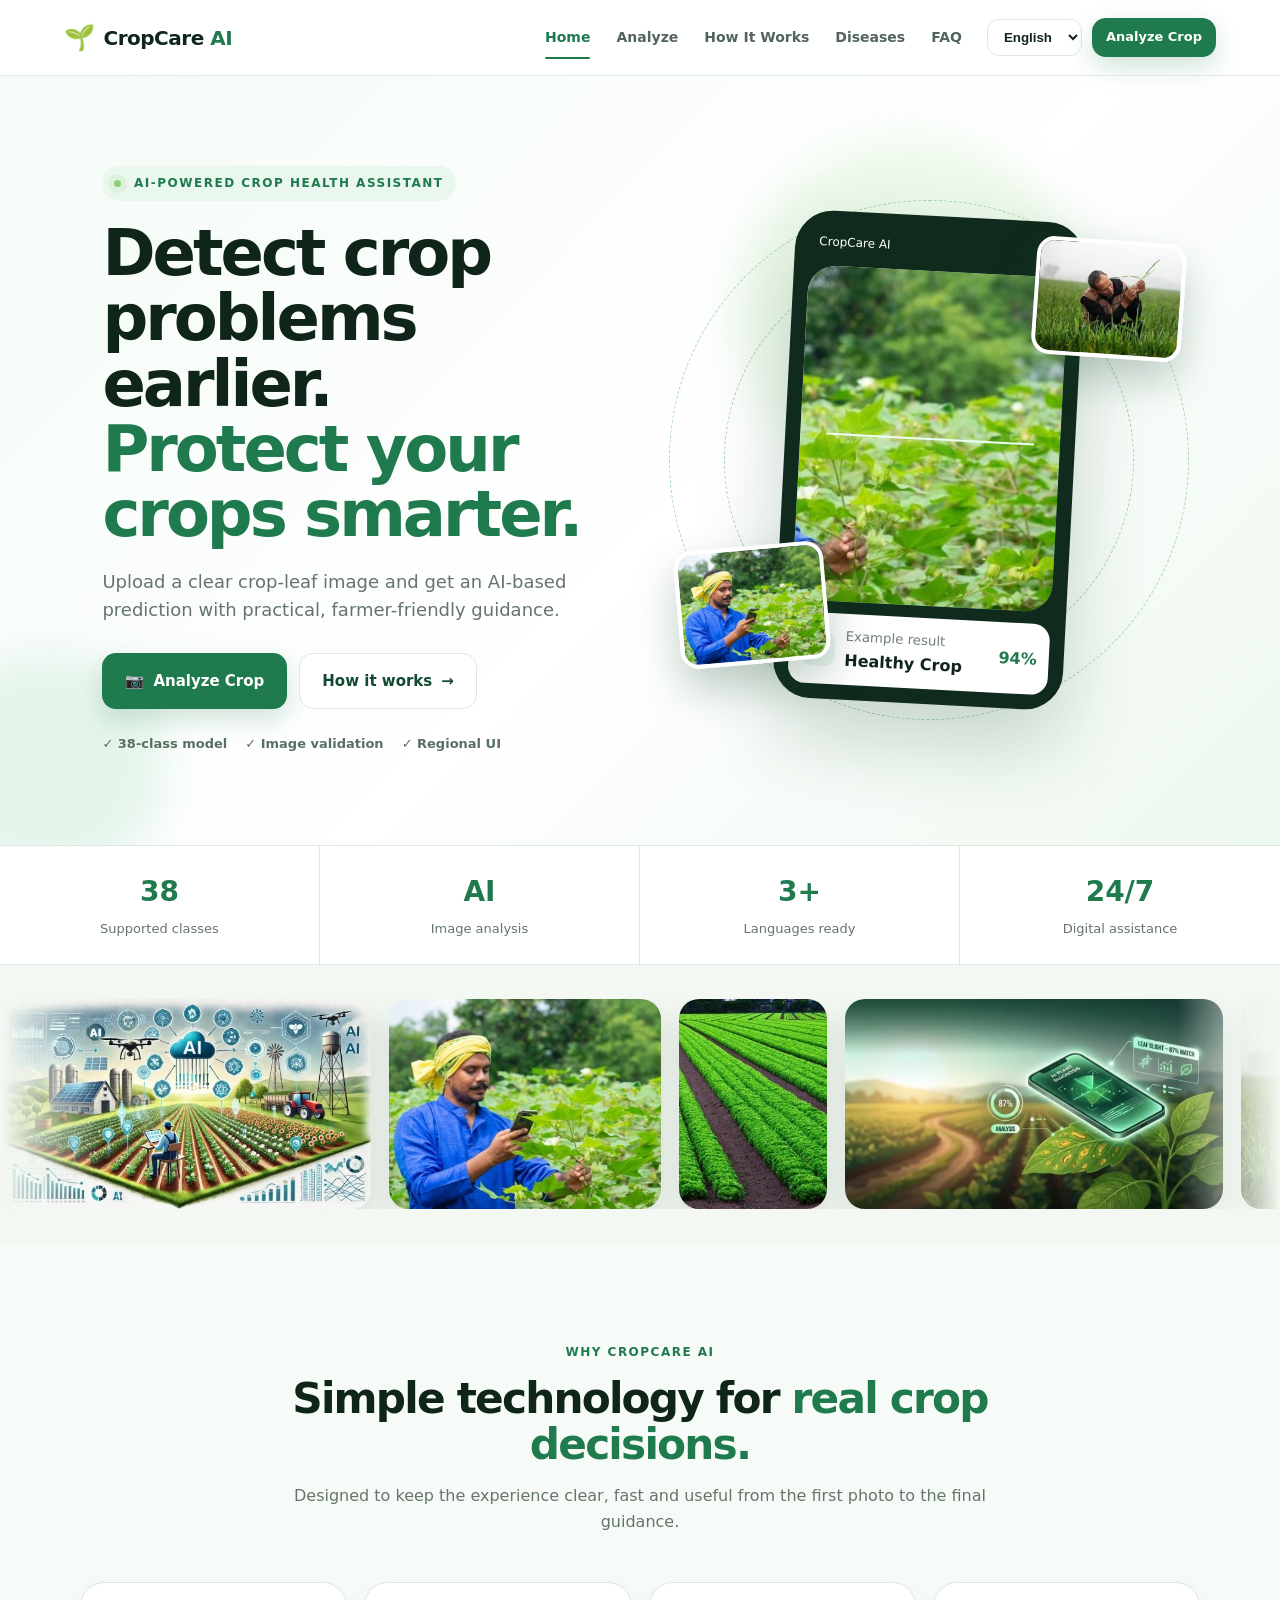
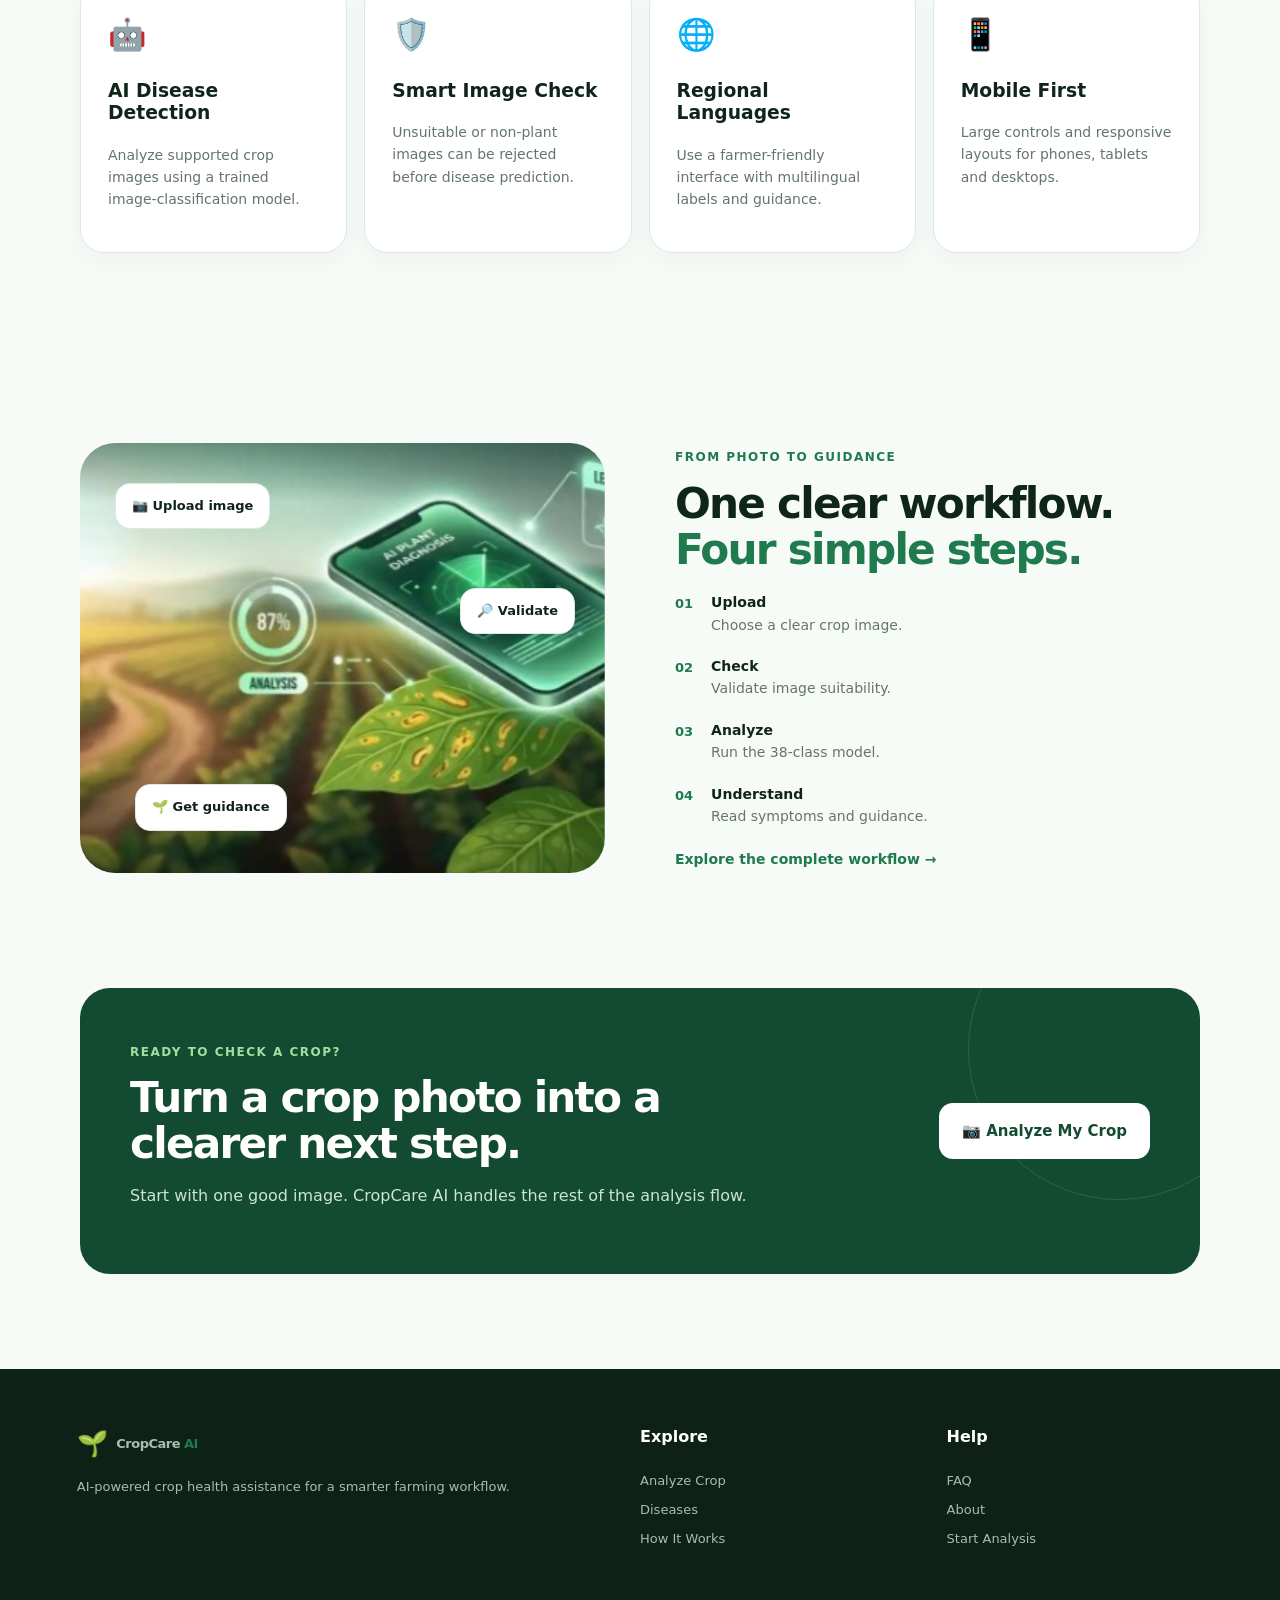
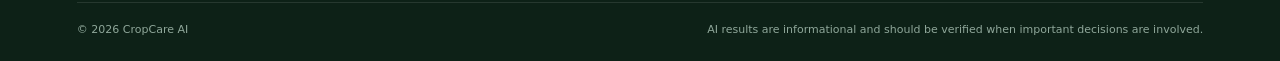
<file: static/index.html>
<!DOCTYPE html>
<html lang="en">
<head>
  <meta charset="UTF-8">
  <meta name="viewport" content="width=device-width, initial-scale=1.0">
  <meta name="description" content="CropCare AI - AI-powered crop health assistant">
  <title>CropCare AI | Smart Crop Health</title>
  <link rel="stylesheet" href="css/style.css">
</head>
<body>
<header class="site-header">
  <a class="brand" href="index.html"><span class="brand-mark">🌱</span><span>CropCare <b>AI</b></span></a>
  <nav class="desktop-nav">
    <a class="active" href="index.html" data-i18n="nav.home">Home</a>
    <a href="analyze.html" data-i18n="nav.analyze">Analyze</a>
    <a href="how-it-works.html" data-i18n="nav.how">How It Works</a>
    <a href="diseases.html" data-i18n="nav.diseases">Diseases</a>
    <a href="faq.html" data-i18n="nav.faq">FAQ</a>
  </nav>
  <div class="header-actions">
    <select id="languageSelect" class="language-select" aria-label="Language">
      <option value="en">English</option><option value="mr">मराठी</option><option value="hi">हिन्दी</option>
    </select>
    <a class="btn btn-small btn-primary" href="analyze.html" data-i18n="hero.cta">Analyze Crop</a>
    <button class="menu-btn" id="menuBtn" aria-label="Open menu">☰</button>
  </div>
</header>
<div class="mobile-menu" id="mobileMenu">
  <a href="index.html">Home</a><a href="analyze.html">Analyze</a><a href="how-it-works.html">How It Works</a>
  <a href="diseases.html">Diseases</a><a href="faq.html">FAQ</a>
</div>

<main>
<section class="hero">
  <div class="hero-glow glow-one"></div><div class="hero-glow glow-two"></div>
  <div class="hero-content reveal">
    <div class="eyebrow"><span class="pulse-dot"></span> AI-POWERED CROP HEALTH ASSISTANT</div>
    <h1 data-i18n="hero.title">Detect crop problems earlier.<br><span>Protect your crops smarter.</span></h1>
    <p data-i18n="hero.text">Upload a clear crop-leaf image and get an AI-based prediction with practical, farmer-friendly guidance.</p>
    <div class="hero-buttons">
      <a class="btn btn-primary btn-large" href="analyze.html">📷 <span data-i18n="hero.cta">Analyze Crop</span></a>
      <a class="btn btn-ghost btn-large" href="how-it-works.html">How it works <span>→</span></a>
    </div>
    <div class="trust-row">
      <span>✓ 38-class model</span><span>✓ Image validation</span><span>✓ Regional UI</span>
    </div>
  </div>
  <div class="hero-visual reveal delay-2">
    <div class="leaf-orbit orbit-a"></div><div class="leaf-orbit orbit-b"></div>
    <img class="hero-chip chip-a" src="img/farmer-phone.jpg" alt="Farmer photographing a leaf with a phone"><img class="hero-chip chip-b" src="img/farmer-wheat.jpg" alt="Farmer inspecting a leaf in a field">
    <div class="phone-card">
      <div class="phone-top"><span>CropCare AI</span><span>●</span></div>
      <div class="plant-preview"><img src="img/cotton-leaves.jpg" alt="Close-up of crop leaves being checked" class="kenburns"><div class="scan-line"></div></div>
      <div class="result-mini"><span class="result-icon">✓</span><div><small>Example result</small><strong>Healthy Crop</strong></div><b>94%</b></div>
    </div>
  </div>
</section>

<section class="stats-strip">
  <div><strong data-count="38">38</strong><span>Supported classes</span></div><div><strong>AI</strong><span>Image analysis</span></div>
  <div><strong data-count="3" data-suffix="+">3+</strong><span>Languages ready</span></div><div><strong>24/7</strong><span>Digital assistance</span></div>
</section>

<section class="gallery-band" aria-label="Photos from the field">
  <div class="marquee"><div class="marquee-track">
    <img src="img/farm-ai.jpg" alt="Illustration of a smart farm with AI"><img src="img/farmer-phone.jpg" alt="Farmer photographing a leaf"><img src="img/lettuce-rows.jpg" alt="Rows of healthy crops"><img src="img/phone-leaf.jpg" alt="Phone analysing a diseased leaf"><img src="img/farmer-wheat.jpg" alt="Farmer checking a leaf"><img src="img/farmer-tablet.jpg" alt="Illustration of a farmer using a tablet"><img src="img/cotton-leaves.jpg" alt="Cotton leaves">
    <img src="img/farm-ai.jpg" alt="" aria-hidden="true"><img src="img/farmer-phone.jpg" alt="" aria-hidden="true"><img src="img/lettuce-rows.jpg" alt="" aria-hidden="true"><img src="img/phone-leaf.jpg" alt="" aria-hidden="true"><img src="img/farmer-wheat.jpg" alt="" aria-hidden="true"><img src="img/farmer-tablet.jpg" alt="" aria-hidden="true"><img src="img/cotton-leaves.jpg" alt="" aria-hidden="true">
  </div></div>
</section>

<section class="section">
  <div class="section-heading reveal"><span class="section-kicker">WHY CROPCARE AI</span><h2>Simple technology for <span>real crop decisions.</span></h2><p>Designed to keep the experience clear, fast and useful from the first photo to the final guidance.</p></div>
  <div class="feature-grid">
    <article class="feature-card reveal"><div class="feature-icon">🤖</div><h3>AI Disease Detection</h3><p>Analyze supported crop images using a trained image-classification model.</p></article>
    <article class="feature-card reveal delay-1"><div class="feature-icon">🛡️</div><h3>Smart Image Check</h3><p>Unsuitable or non-plant images can be rejected before disease prediction.</p></article>
    <article class="feature-card reveal delay-2"><div class="feature-icon">🌐</div><h3>Regional Languages</h3><p>Use a farmer-friendly interface with multilingual labels and guidance.</p></article>
    <article class="feature-card reveal delay-3"><div class="feature-icon">📱</div><h3>Mobile First</h3><p>Large controls and responsive layouts for phones, tablets and desktops.</p></article>
  </div>
</section>

<section class="split-section section">
  <div class="split-visual reveal"><div class="floating-card card-one">📷 Upload image</div><div class="floating-card card-two">🔎 Validate</div><div class="floating-card card-three">🌱 Get guidance</div><img class="split-photo parallax" src="img/phone-leaf.jpg" alt="A phone analysing a diseased leaf in a field"></div>
  <div class="split-copy reveal delay-1"><span class="section-kicker">FROM PHOTO TO GUIDANCE</span><h2>One clear workflow.<br><span>Four simple steps.</span></h2>
    <div class="steps-mini"><div><b>01</b><p><strong>Upload</strong><br>Choose a clear crop image.</p></div><div><b>02</b><p><strong>Check</strong><br>Validate image suitability.</p></div><div><b>03</b><p><strong>Analyze</strong><br>Run the 38-class model.</p></div><div><b>04</b><p><strong>Understand</strong><br>Read symptoms and guidance.</p></div></div>
    <a class="text-link" href="how-it-works.html">Explore the complete workflow →</a>
  </div>
</section>

<section class="cta-section section">
  <div class="cta-card reveal"><div><span class="section-kicker">READY TO CHECK A CROP?</span><h2>Turn a crop photo into a clearer next step.</h2><p>Start with one good image. CropCare AI handles the rest of the analysis flow.</p></div><a class="btn btn-light btn-large" href="analyze.html">📷 Analyze My Crop</a></div>
</section>
</main>

<footer class="footer"><div class="footer-main"><div><a class="brand footer-brand" href="index.html"><span class="brand-mark">🌱</span><span>CropCare <b>AI</b></span></a><p>AI-powered crop health assistance for a smarter farming workflow.</p></div><div><h4>Explore</h4><a href="analyze.html">Analyze Crop</a><a href="diseases.html">Diseases</a><a href="how-it-works.html">How It Works</a></div><div><h4>Help</h4><a href="faq.html">FAQ</a><a href="about.html">About</a><a href="analyze.html">Start Analysis</a></div></div><div class="footer-bottom"><span>© 2026 CropCare AI</span><span>AI results are informational and should be verified when important decisions are involved.</span></div></footer>
<script src="js/i18n.js"></script><script src="js/app.js"></script>
</body></html>
</file>
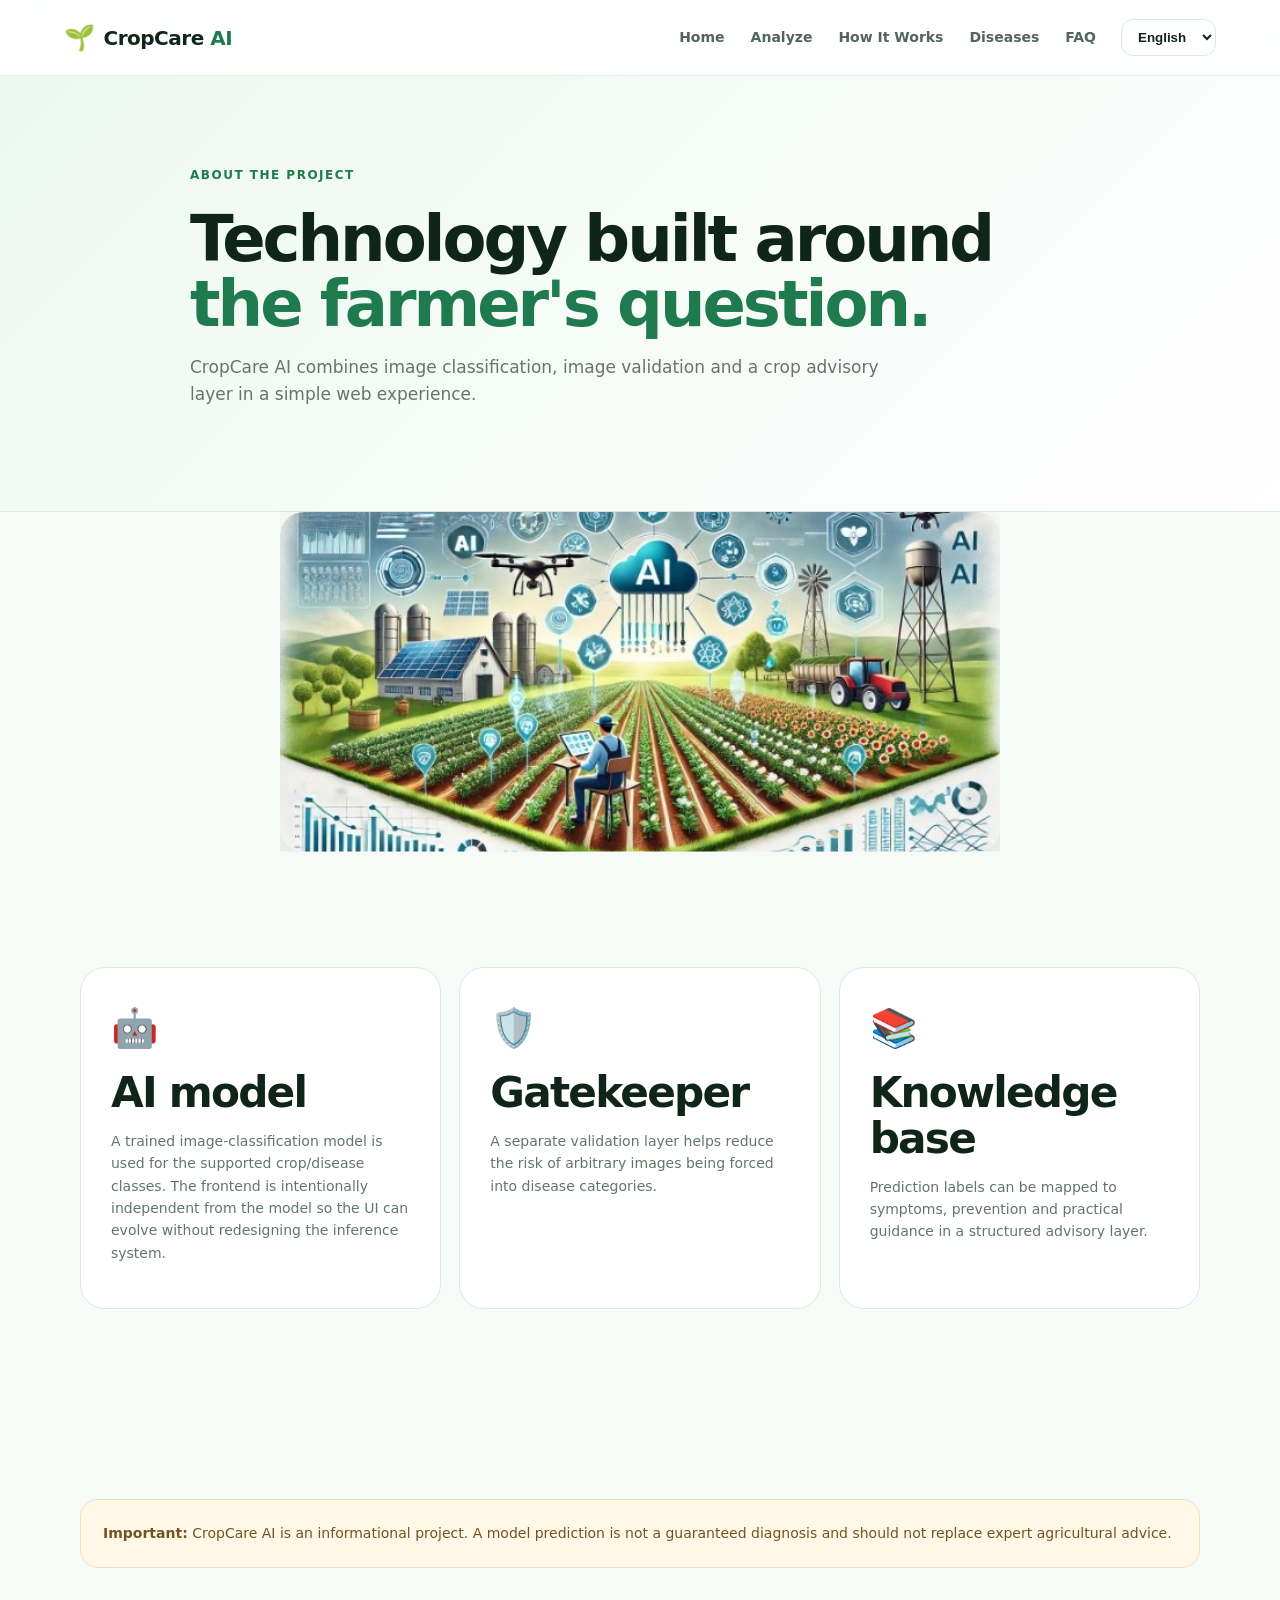
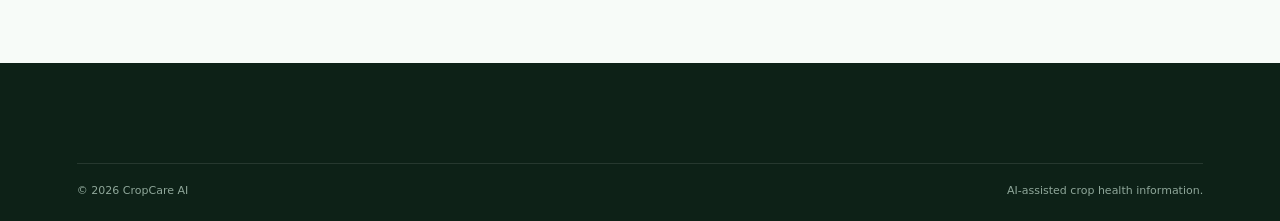
<file: static/about.html>
<!DOCTYPE html>
<html lang="en"><head><meta charset="UTF-8"><meta name="viewport" content="width=device-width, initial-scale=1.0"><title>About | CropCare AI</title><link rel="stylesheet" href="css/style.css"></head>
<body>
<header class="site-header"><a class="brand" href="index.html"><span class="brand-mark">🌱</span><span>CropCare <b>AI</b></span></a><nav class="desktop-nav"><a href="index.html">Home</a><a href="analyze.html">Analyze</a><a href="how-it-works.html">How It Works</a><a href="diseases.html">Diseases</a><a href="faq.html">FAQ</a></nav><div class="header-actions"><select id="languageSelect" class="language-select"><option value="en">English</option><option value="mr">मराठी</option><option value="hi">हिन्दी</option></select><button class="menu-btn" id="menuBtn">☰</button></div></header>
<div class="mobile-menu" id="mobileMenu"><a href="index.html">Home</a><a href="analyze.html">Analyze</a><a href="how-it-works.html">How It Works</a><a href="diseases.html">Diseases</a><a href="faq.html">FAQ</a></div>
<main><section class="page-hero"><div class="reveal"><span class="section-kicker">ABOUT THE PROJECT</span><h1>Technology built around <span>the farmer's question.</span></h1><p>CropCare AI combines image classification, image validation and a crop advisory layer in a simple web experience.</p></div></section>
<section class="photo-banner single reveal"><figure class="wipe"><img src="img/farm-ai.jpg" alt="Illustration of a smart farm with AI"></figure></section>
<section class="section about-grid"><article class="about-card reveal"><span>🤖</span><h2>AI model</h2><p>A trained image-classification model is used for the supported crop/disease classes. The frontend is intentionally independent from the model so the UI can evolve without redesigning the inference system.</p></article><article class="about-card reveal delay-1"><span>🛡️</span><h2>Gatekeeper</h2><p>A separate validation layer helps reduce the risk of arbitrary images being forced into disease categories.</p></article><article class="about-card reveal delay-2"><span>📚</span><h2>Knowledge base</h2><p>Prediction labels can be mapped to symptoms, prevention and practical guidance in a structured advisory layer.</p></article></section>
<section class="section"><div class="notice"><b>Important:</b> CropCare AI is an informational project. A model prediction is not a guaranteed diagnosis and should not replace expert agricultural advice.</div></section></main>
<footer class="footer"><div class="footer-bottom"><span>© 2026 CropCare AI</span><span>AI-assisted crop health information.</span></div></footer>
<script src="js/i18n.js"></script><script src="js/app.js"></script></body></html>
</file>
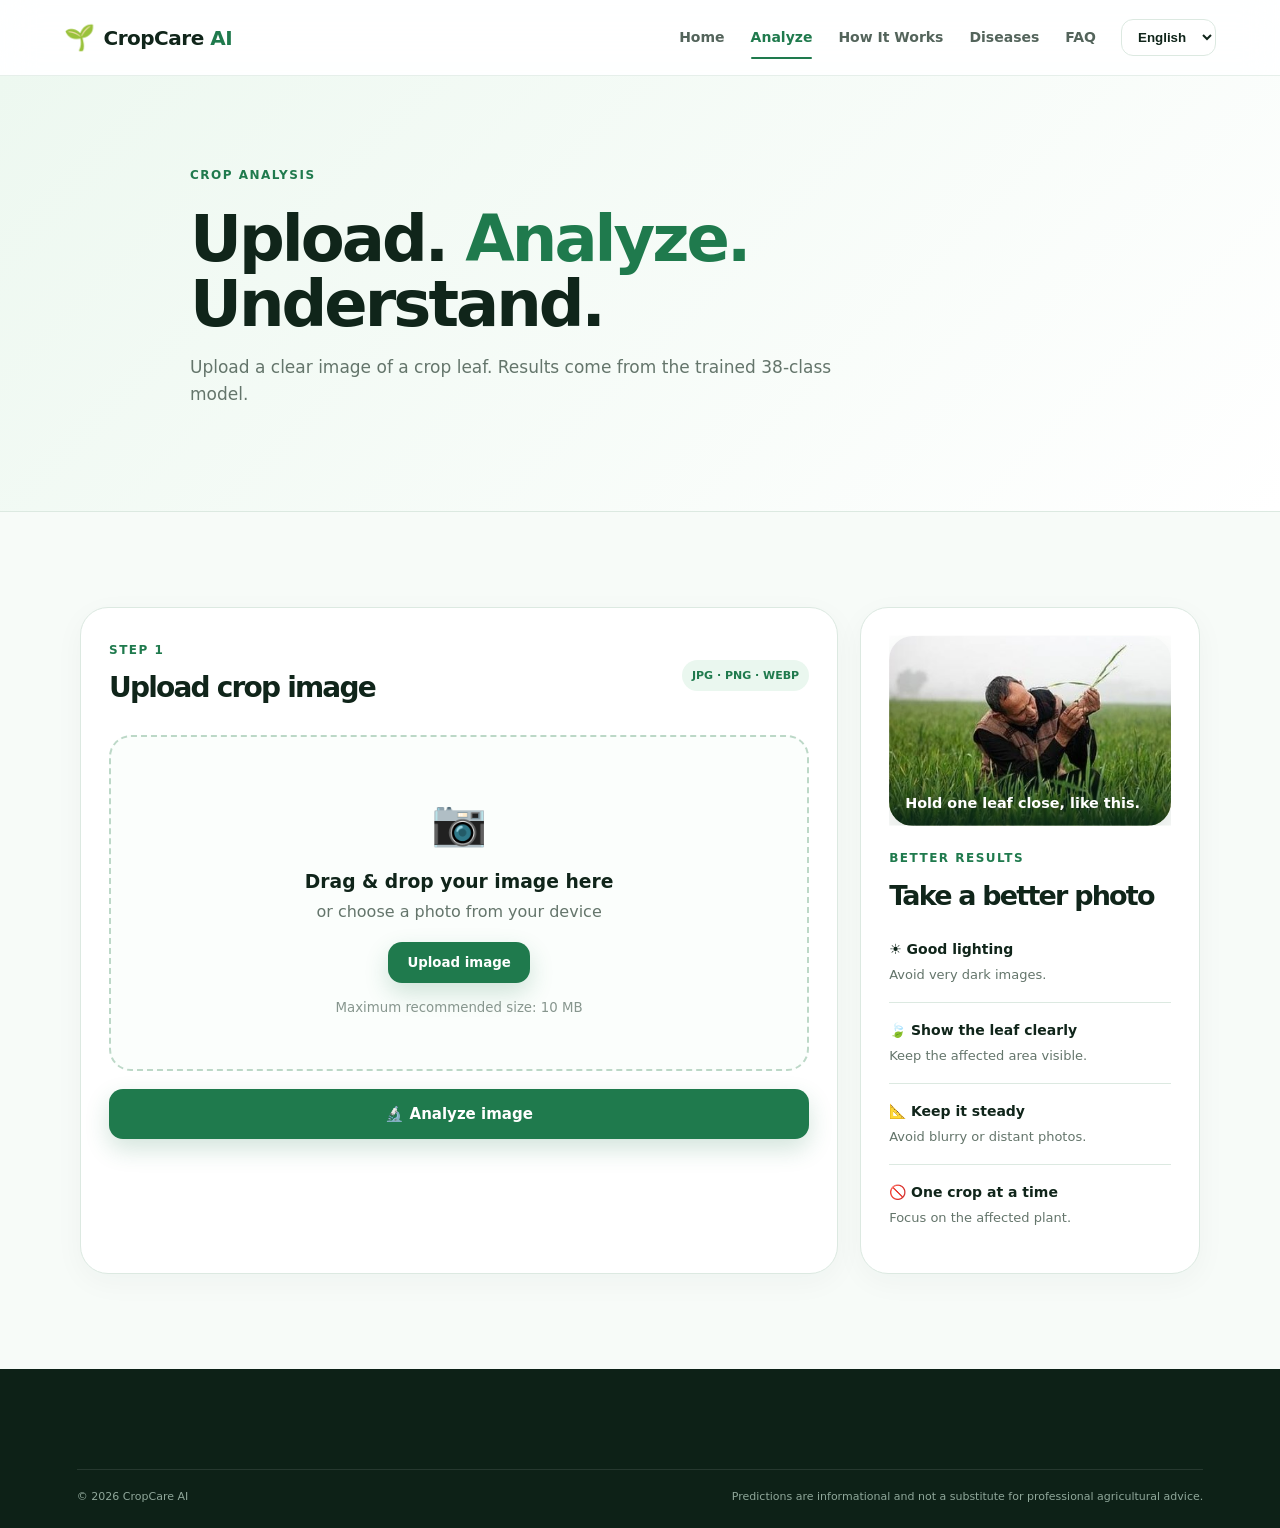
<file: static/analyze.html>
<!DOCTYPE html>
<html lang="en"><head><meta charset="UTF-8"><meta name="viewport" content="width=device-width, initial-scale=1.0">
<title>Analyze Crop | CropCare AI</title><link rel="stylesheet" href="css/style.css"></head>
<body>
<header class="site-header"><a class="brand" href="index.html"><span class="brand-mark">🌱</span><span>CropCare <b>AI</b></span></a><nav class="desktop-nav"><a href="index.html">Home</a><a class="active" href="analyze.html">Analyze</a><a href="how-it-works.html">How It Works</a><a href="diseases.html">Diseases</a><a href="faq.html">FAQ</a></nav><div class="header-actions"><select id="languageSelect" class="language-select"><option value="en">English</option><option value="mr">मराठी</option><option value="hi">हिन्दी</option></select><button class="menu-btn" id="menuBtn">☰</button></div></header>
<div class="mobile-menu" id="mobileMenu"><a href="index.html">Home</a><a href="analyze.html">Analyze</a><a href="how-it-works.html">How It Works</a><a href="diseases.html">Diseases</a><a href="faq.html">FAQ</a></div>
<main>
<section class="page-hero"><div class="reveal"><span class="section-kicker">CROP ANALYSIS</span><h1>Upload. <span>Analyze.</span> Understand.</h1><p>Upload a clear image of a crop leaf. Results come from the trained 38-class model.</p></div></section>
<section class="section analyzer-layout">
  <div class="upload-panel reveal">
    <div class="panel-title"><div><span class="section-kicker">STEP 1</span><h2 id="upT">Upload crop image</h2></div><span class="status-chip">JPG · PNG · WEBP</span></div>
    <div class="drop-zone" id="dropZone">
      <input id="fileInput" type="file" accept="image/jpeg,image/png,image/webp" hidden>
      <div class="upload-icon">📷</div><h3>Drag & drop your image here</h3><p>or choose a photo from your device</p>
      <button class="btn btn-primary" id="chooseBtn">Choose Image</button>
      <small>Maximum recommended size: 10 MB</small>
    </div>
    <div class="preview-wrap" id="previewWrap" hidden><img id="previewImg" alt="Selected crop image"><div class="preview-meta"><span id="fileName"></span><button class="btn btn-ghost btn-small" id="removeBtn">Change</button></div></div>
    <button class="btn btn-primary btn-large full-btn" id="analyzeBtn" disabled>🔬 Analyze Image</button>
    <div class="progress-box" id="progressBox" hidden><div class="progress-label"><span id="progressLabel">Analyzing crop image...</span><span id="progressText">0%</span></div><div class="progress"><i id="progressBar"></i></div><small>Checking image suitability and preparing the prediction.</small></div>
  </div>
  <aside class="tips-panel reveal delay-1"><figure class="wipe tip-photo"><img src="img/farmer-wheat.jpg" alt="Farmer holding one leaf close to the camera"><figcaption>Hold one leaf close, like this.</figcaption></figure><span class="section-kicker">BETTER RESULTS</span><h2>Take a better photo</h2><div class="tip"><b>☀️ Good lighting</b><span>Avoid very dark images.</span></div><div class="tip"><b>🍃 Show the leaf clearly</b><span>Keep the affected area visible.</span></div><div class="tip"><b>📐 Keep it steady</b><span>Avoid blurry or distant photos.</span></div><div class="tip"><b>🚫 One crop at a time</b><span>Focus on the affected plant.</span></div></aside>
</section>

<section class="section result-section" id="resultSection" hidden>
  <div class="result-header"><div><span class="section-kicker">ANALYSIS RESULT</span><h2 id="resultTitle">Prediction</h2></div><span class="confidence-badge" id="confidenceBadge">94%</span></div>
  <div class="result-grid">
    <div class="result-image-card"><img id="resultImg" alt="Analyzed crop"></div>
    <div class="diagnosis-card"><span class="label" id="lblClass">PREDICTED CLASS</span><h2 id="diseaseName">Example Disease</h2><p id="diseaseSummary">Your connected backend result will appear here.</p><div class="confidence-line"><span id="lblConf">AI confidence</span><strong id="confidenceValue">94%</strong></div><div class="progress"><i id="confidenceBar" style="width:94%"></i></div><p class="conf-note" id="confNote"></p></div>
  </div>
  <div class="advice-grid"><article><span>🔍</span><h3 id="hSym">Common symptoms</h3><ul id="symptomsList"></ul></article><article><span>🌱</span><h3 id="hAct">What to do</h3><ul id="adviceList"></ul></article><article><span>🛡️</span><h3 id="hPrev">Prevention</h3><ul id="preventList"></ul></article></div>
<div class="alt-box" id="altBox"></div><p class="disc-note" id="discNote"></p>
</section>

<section class="section rejection-section" id="rejectionSection" hidden><div class="rejection-card"><div class="rejection-icon">⚠️</div><h2 id="rejTitle">Image not suitable</h2><p id="rejText"></p><button class="btn btn-primary" id="tryAgainBtn">Try Another Image</button></div></section>
</main>
<footer class="footer"><div class="footer-bottom"><span>© 2026 CropCare AI</span><span>Predictions are informational and not a substitute for professional agricultural advice.</span></div></footer>
<script src="js/i18n.js"></script><script src="js/app.js"></script><script src="js/advice.js"></script><script src="js/analyze.js"></script><script src="js/reject-reason.js"></script>
</body></html>
</file>
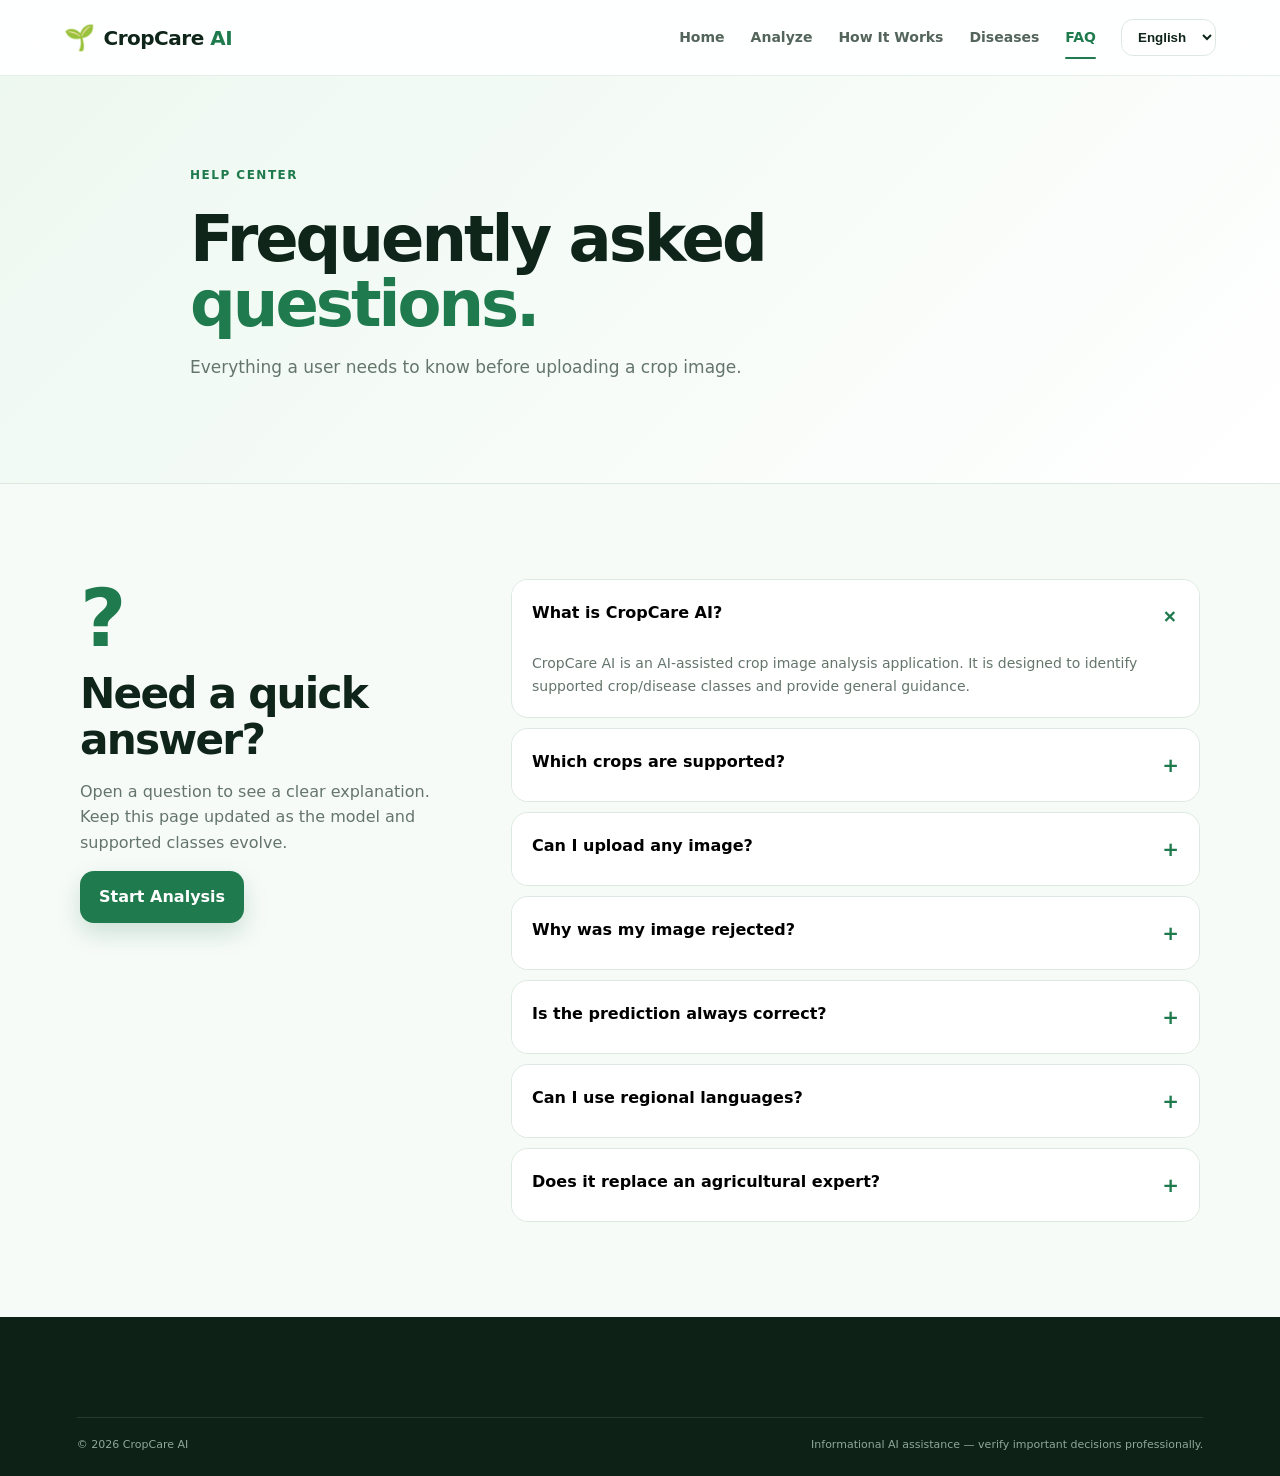
<file: static/faq.html>
<!DOCTYPE html>
<html lang="en"><head><meta charset="UTF-8"><meta name="viewport" content="width=device-width, initial-scale=1.0"><title>FAQ | CropCare AI</title><link rel="stylesheet" href="css/style.css"></head>
<body>
<header class="site-header"><a class="brand" href="index.html"><span class="brand-mark">🌱</span><span>CropCare <b>AI</b></span></a><nav class="desktop-nav"><a href="index.html">Home</a><a href="analyze.html">Analyze</a><a href="how-it-works.html">How It Works</a><a href="diseases.html">Diseases</a><a class="active" href="faq.html">FAQ</a></nav><div class="header-actions"><select id="languageSelect" class="language-select"><option value="en">English</option><option value="mr">मराठी</option><option value="hi">हिन्दी</option></select><button class="menu-btn" id="menuBtn">☰</button></div></header>
<div class="mobile-menu" id="mobileMenu"><a href="index.html">Home</a><a href="analyze.html">Analyze</a><a href="how-it-works.html">How It Works</a><a href="diseases.html">Diseases</a><a href="faq.html">FAQ</a></div>
<main><section class="page-hero"><div class="reveal"><span class="section-kicker">HELP CENTER</span><h1>Frequently asked <span>questions.</span></h1><p>Everything a user needs to know before uploading a crop image.</p></div></section>
<section class="section faq-layout"><div class="faq-intro"><div class="big-question">?</div><h2>Need a quick answer?</h2><p>Open a question to see a clear explanation. Keep this page updated as the model and supported classes evolve.</p><a class="btn btn-primary" href="analyze.html">Start Analysis</a></div>
<div class="faq-list">
<div class="faq-item open"><button>What is CropCare AI?<span>+</span></button><div class="faq-answer">CropCare AI is an AI-assisted crop image analysis application. It is designed to identify supported crop/disease classes and provide general guidance.</div></div>
<div class="faq-item"><button>Which crops are supported?<span>+</span></button><div class="faq-answer">The deployed model should support the exact 38 classes listed in its labels file. The Diseases page can display those classes dynamically.</div></div>
<div class="faq-item"><button>Can I upload any image?<span>+</span></button><div class="faq-answer">No. The gatekeeper is designed to reject unrelated or unsuitable images instead of forcing them into a crop-disease class.</div></div>
<div class="faq-item"><button>Why was my image rejected?<span>+</span></button><div class="faq-answer">The image may be unrelated to crops, too blurry, too dark, or otherwise unsuitable for reliable analysis.</div></div>
<div class="faq-item"><button>Is the prediction always correct?<span>+</span></button><div class="faq-answer">No. AI predictions are not guaranteed. Important crop-management decisions should be verified with a qualified agricultural expert.</div></div>
<div class="faq-item"><button>Can I use regional languages?<span>+</span></button><div class="faq-answer">Yes. The interface includes a language selector and is structured so additional translations can be added without changing the page layout.</div></div>
<div class="faq-item"><button>Does it replace an agricultural expert?<span>+</span></button><div class="faq-answer">No. CropCare AI is an informational decision-support tool and should not replace professional diagnosis or local agricultural advice.</div></div>
</div></section></main>
<footer class="footer"><div class="footer-bottom"><span>© 2026 CropCare AI</span><span>Informational AI assistance — verify important decisions professionally.</span></div></footer>
<script src="js/i18n.js"></script><script src="js/app.js"></script><script>
document.querySelectorAll('.faq-item button').forEach(btn=>btn.addEventListener('click',()=>btn.parentElement.classList.toggle('open')));
</script></body></html>
</file>
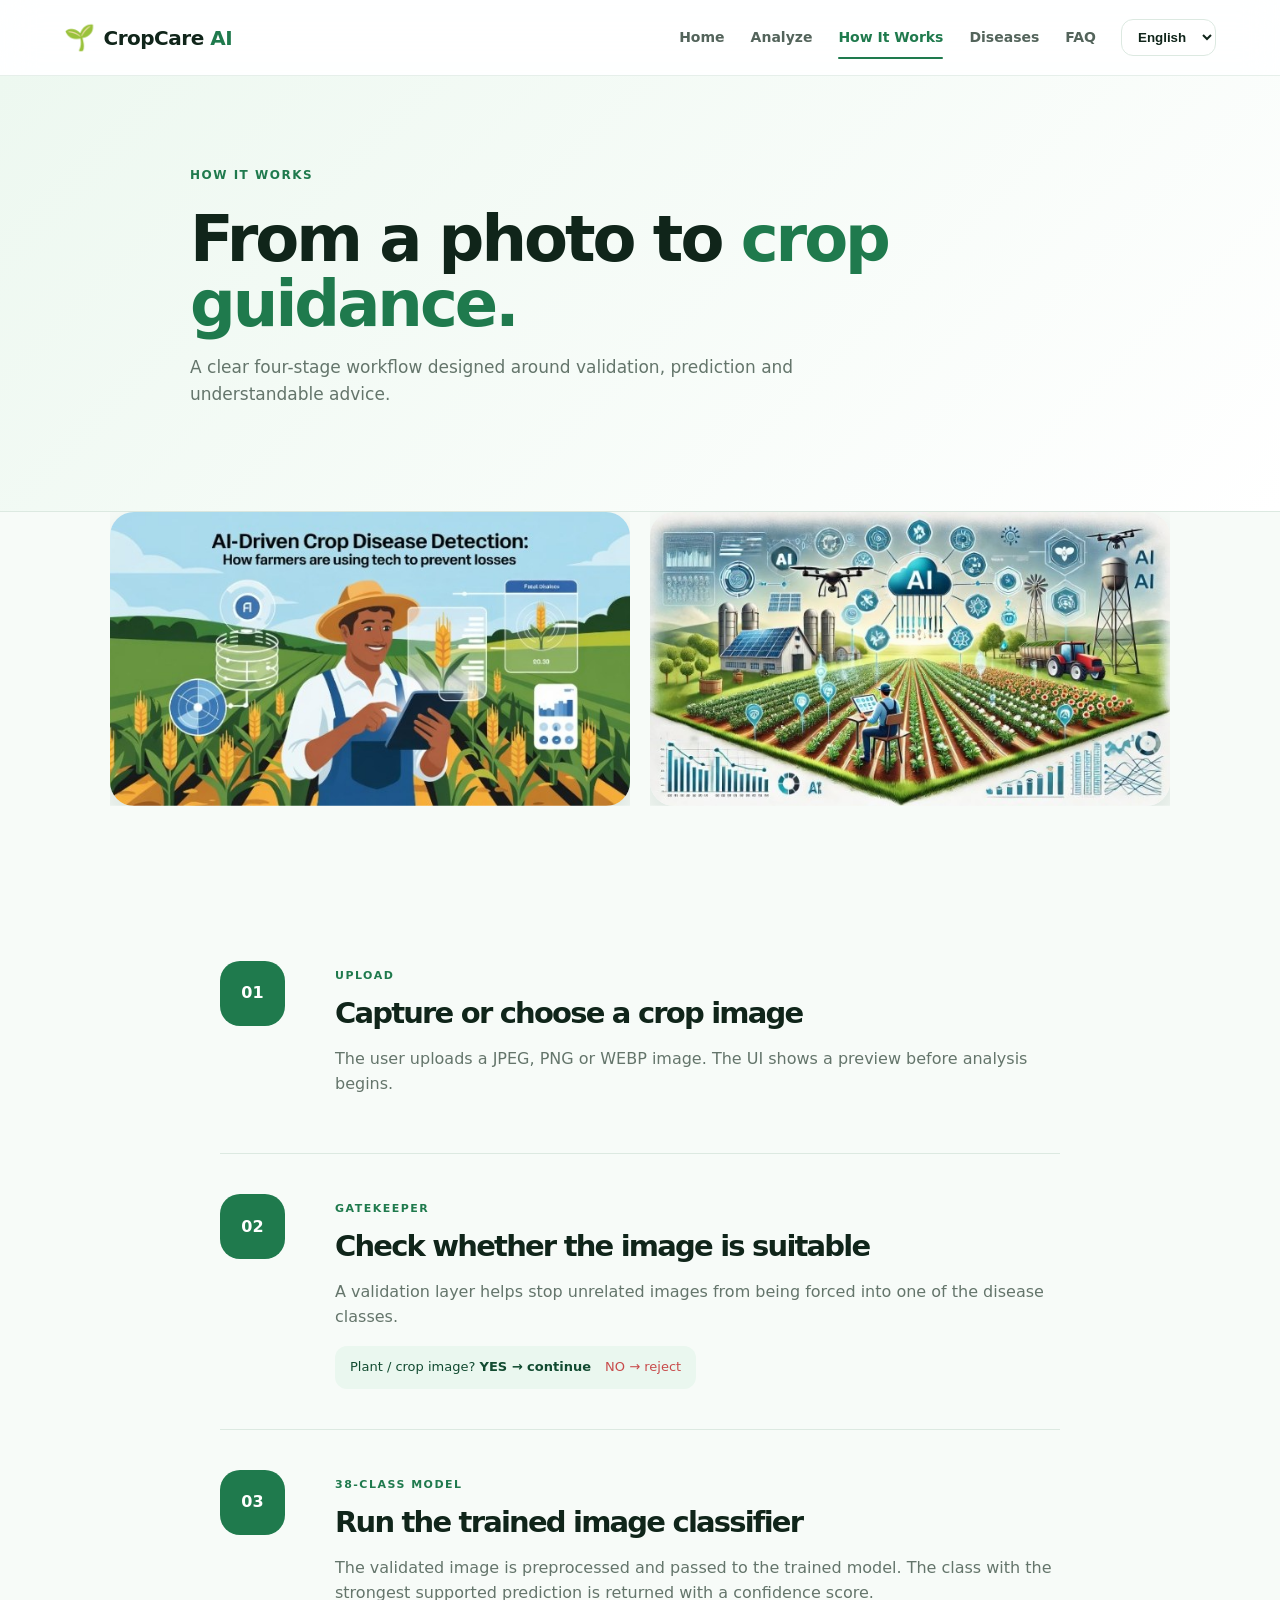
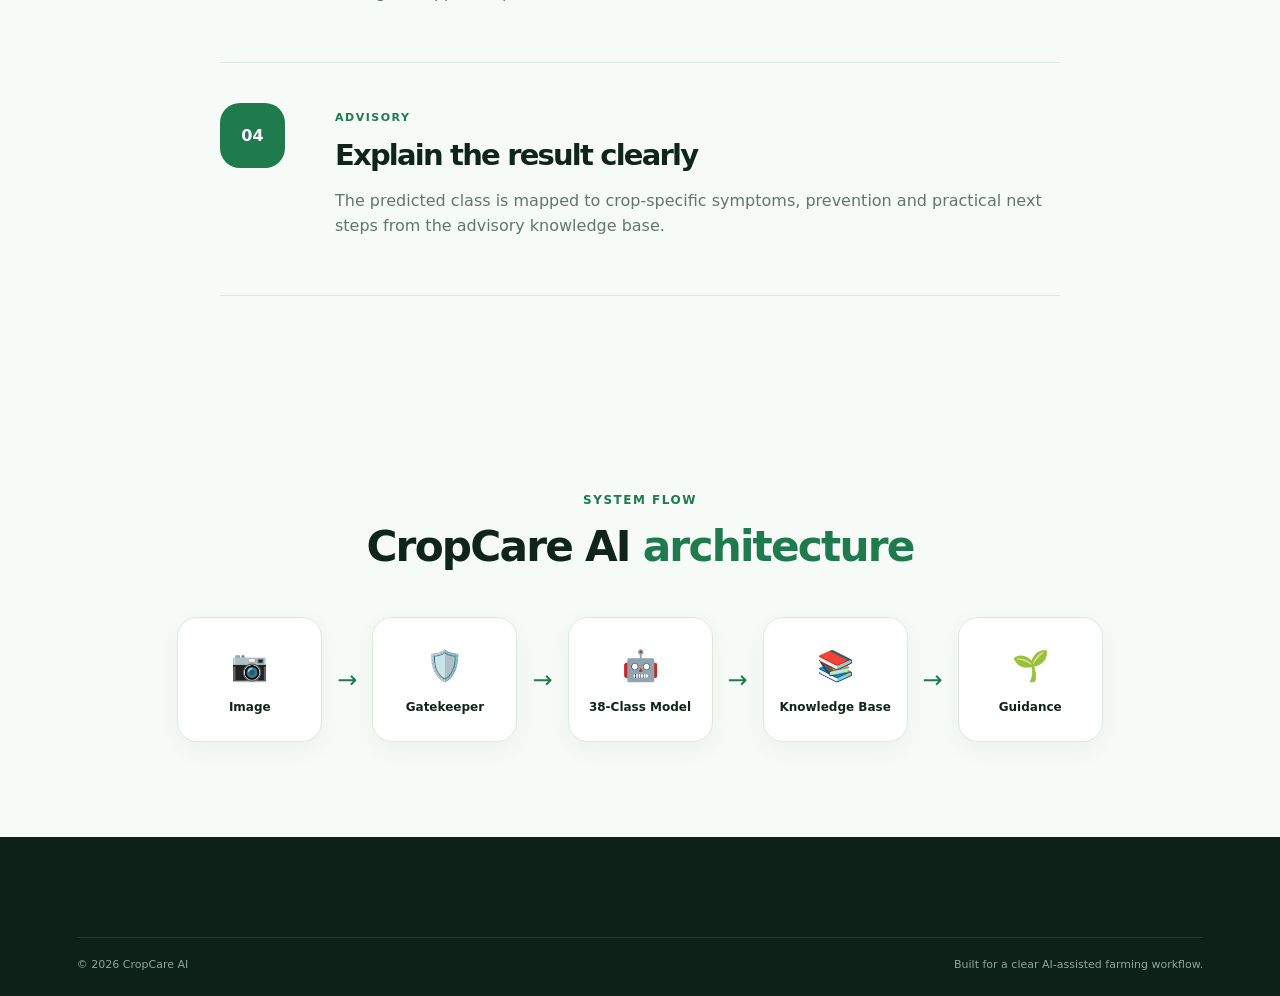
<file: static/how-it-works.html>
<!DOCTYPE html>
<html lang="en"><head><meta charset="UTF-8"><meta name="viewport" content="width=device-width, initial-scale=1.0"><title>How It Works | CropCare AI</title><link rel="stylesheet" href="css/style.css"></head>
<body>
<header class="site-header"><a class="brand" href="index.html"><span class="brand-mark">🌱</span><span>CropCare <b>AI</b></span></a><nav class="desktop-nav"><a href="index.html">Home</a><a href="analyze.html">Analyze</a><a class="active" href="how-it-works.html">How It Works</a><a href="diseases.html">Diseases</a><a href="faq.html">FAQ</a></nav><div class="header-actions"><select id="languageSelect" class="language-select"><option value="en">English</option><option value="mr">मराठी</option><option value="hi">हिन्दी</option></select><button class="menu-btn" id="menuBtn">☰</button></div></header>
<div class="mobile-menu" id="mobileMenu"><a href="index.html">Home</a><a href="analyze.html">Analyze</a><a href="how-it-works.html">How It Works</a><a href="diseases.html">Diseases</a><a href="faq.html">FAQ</a></div>
<main>
<section class="page-hero"><div class="reveal"><span class="section-kicker">HOW IT WORKS</span><h1>From a photo to <span>crop guidance.</span></h1><p>A clear four-stage workflow designed around validation, prediction and understandable advice.</p></div></section>
<section class="photo-banner reveal"><figure class="wipe"><img src="img/farmer-tablet.jpg" alt="Illustration of a farmer checking crop health on a tablet"></figure><figure class="wipe delay-1"><img src="img/farm-ai.jpg" alt="Illustration of a smart farm with AI"></figure></section>
<section class="section timeline-section">
  <div class="timeline-step reveal"><div class="timeline-number">01</div><div><span>UPLOAD</span><h2>Capture or choose a crop image</h2><p>The user uploads a JPEG, PNG or WEBP image. The UI shows a preview before analysis begins.</p></div></div>
  <div class="timeline-step reveal"><div class="timeline-number">02</div><div><span>GATEKEEPER</span><h2>Check whether the image is suitable</h2><p>A validation layer helps stop unrelated images from being forced into one of the disease classes.</p><div class="flow-pill">Plant / crop image? <b>YES → continue</b> <em>NO → reject</em></div></div></div>
  <div class="timeline-step reveal"><div class="timeline-number">03</div><div><span>38-CLASS MODEL</span><h2>Run the trained image classifier</h2><p>The validated image is preprocessed and passed to the trained model. The class with the strongest supported prediction is returned with a confidence score.</p></div></div>
  <div class="timeline-step reveal"><div class="timeline-number">04</div><div><span>ADVISORY</span><h2>Explain the result clearly</h2><p>The predicted class is mapped to crop-specific symptoms, prevention and practical next steps from the advisory knowledge base.</p></div></div>
</section>
<section class="section architecture"><div class="section-heading"><span class="section-kicker">SYSTEM FLOW</span><h2>CropCare AI <span>architecture</span></h2></div>
<div class="architecture-flow"><div>📷<b>Image</b></div><i>→</i><div>🛡️<b>Gatekeeper</b></div><i>→</i><div>🤖<b>38-Class Model</b></div><i>→</i><div>📚<b>Knowledge Base</b></div><i>→</i><div>🌱<b>Guidance</b></div></div></section>
</main><footer class="footer"><div class="footer-bottom"><span>© 2026 CropCare AI</span><span>Built for a clear AI-assisted farming workflow.</span></div></footer>
<script src="js/i18n.js"></script><script src="js/app.js"></script></body></html>
</file>
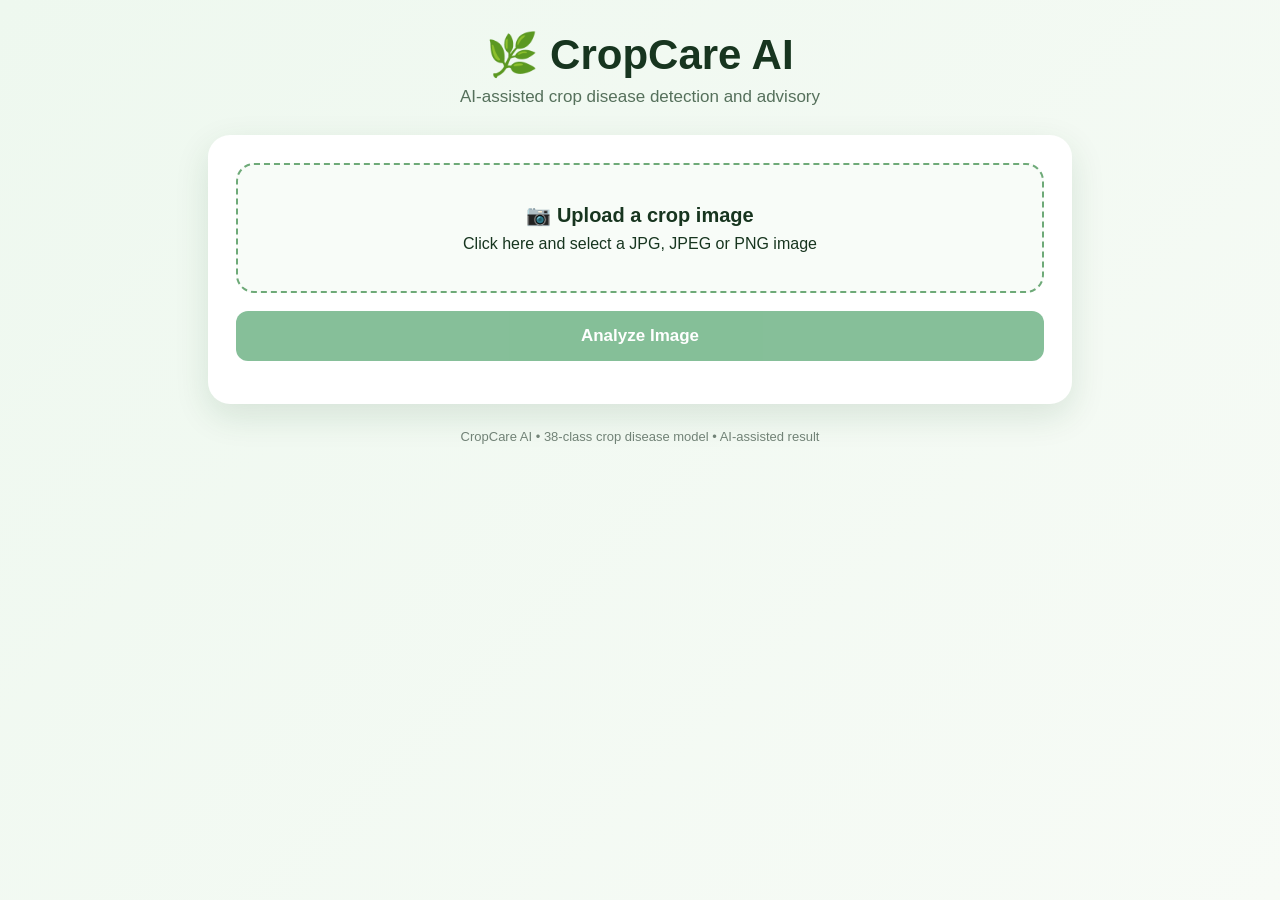
<file: static/index-2.html>
<!DOCTYPE html>
<html lang="en">
<head>
<meta charset="UTF-8">
<meta name="viewport" content="width=device-width, initial-scale=1.0">
<title>CropCare AI</title>
<style>
*{box-sizing:border-box}body{margin:0;font-family:Arial,sans-serif;background:linear-gradient(135deg,#eef8ef,#f7fbf6);color:#17351f;min-height:100vh}
.container{max-width:900px;margin:auto;padding:30px 18px}header{text-align:center;margin-bottom:28px}
h1{margin:0 0 8px;font-size:42px}header p{margin:0;color:#55705b;font-size:17px}
.card{background:#fff;border-radius:22px;padding:28px;box-shadow:0 12px 35px rgba(20,70,35,.12);margin-bottom:20px}
.upload{display:block;border:2px dashed #6eaa78;border-radius:18px;padding:38px 20px;text-align:center;cursor:pointer;background:#f8fcf8}
.upload:hover{background:#f0f9f1}.upload strong{display:block;font-size:20px;margin-bottom:8px}input{display:none}
button{width:100%;margin-top:18px;padding:15px;border:0;border-radius:12px;background:#238b45;color:white;font-size:17px;font-weight:bold;cursor:pointer}
button:disabled{opacity:.55;cursor:not-allowed}#preview{display:none;width:100%;max-height:360px;object-fit:contain;border-radius:15px;margin-top:20px;background:#f2f5f2}
#status{margin-top:15px;text-align:center;color:#55705b}#result{display:none}.result-title{font-size:26px;margin-top:0}
.badge{display:inline-block;padding:7px 12px;border-radius:20px;background:#e7f6ea;color:#23723a;font-weight:bold;margin-bottom:15px}
.error{background:#fff0f0;color:#a12626;padding:15px;border-radius:12px}pre{white-space:pre-wrap;word-break:break-word;background:#f5f8f5;padding:15px;border-radius:12px;overflow:auto}
footer{text-align:center;color:#718276;font-size:13px;margin-top:25px}
</style>
</head>
<body>
<div class="container">
<header><h1>🌿 CropCare AI</h1><p>AI-assisted crop disease detection and advisory</p></header>
<div class="card">
<label class="upload" for="imageInput"><strong>📷 Upload a crop image</strong><span>Click here and select a JPG, JPEG or PNG image</span></label>
<input id="imageInput" type="file" accept="image/*">
<img id="preview" alt="Selected crop image">
<button id="analyzeBtn" disabled>Analyze Image</button>
<div id="status"></div>
</div>
<div class="card" id="result"><h2 class="result-title">Analysis Result</h2><div id="resultContent"></div></div>
<footer>CropCare AI • 38-class crop disease model • AI-assisted result</footer>
</div>
<script>
const imageInput=document.getElementById("imageInput"),preview=document.getElementById("preview"),analyzeBtn=document.getElementById("analyzeBtn"),statusBox=document.getElementById("status"),resultBox=document.getElementById("result"),resultContent=document.getElementById("resultContent");
let selectedFile=null;
imageInput.addEventListener("change",()=>{selectedFile=imageInput.files[0];if(!selectedFile){analyzeBtn.disabled=true;preview.style.display="none";return}preview.src=URL.createObjectURL(selectedFile);preview.style.display="block";analyzeBtn.disabled=false;statusBox.textContent="Image selected. Ready to analyze.";resultBox.style.display="none"});
analyzeBtn.addEventListener("click",async()=>{if(!selectedFile)return;analyzeBtn.disabled=true;statusBox.textContent="Analyzing image...";const formData=new FormData();formData.append("image",selectedFile);try{const response=await fetch("/predict",{method:"POST",body:formData});const data=await response.json();if(!response.ok||data.ok===false)throw new Error(data.reason||data.message||"Image was rejected.");showResult(data);statusBox.textContent="Analysis completed."}catch(error){resultBox.style.display="block";resultContent.innerHTML='<div class="error"><strong>Unable to analyze this image.</strong><br><br>'+escapeHtml(error.message)+"</div>";statusBox.textContent="Analysis failed."}finally{analyzeBtn.disabled=false}});
function showResult(data){resultBox.style.display="block";const crop=data.crop||data.crop_name||data.predicted_crop||"",condition=data.condition||data.disease||data.prediction||data.predicted_class||"",confidence=data.confidence!==undefined?data.confidence:"";let html='<div class="badge">✓ Prediction received</div>';if(crop)html+="<p><strong>Crop:</strong> "+escapeHtml(crop)+"</p>";if(condition)html+="<p><strong>Condition:</strong> "+escapeHtml(condition)+"</p>";if(confidence!=="")html+="<p><strong>Confidence:</strong> "+escapeHtml(String(confidence))+"%</p>";if(data.summary)html+="<p><strong>Summary:</strong> "+escapeHtml(data.summary)+"</p>";if(Array.isArray(data.symptoms))html+="<p><strong>Symptoms</strong></p><ul>"+data.symptoms.map(x=>"<li>"+escapeHtml(String(x))+"</li>").join("")+"</ul>";if(Array.isArray(data.advice))html+="<p><strong>Advice</strong></p><ul>"+data.advice.map(x=>"<li>"+escapeHtml(String(x))+"</li>").join("")+"</ul>";if(Array.isArray(data.prevention))html+="<p><strong>Prevention</strong></p><ul>"+data.prevention.map(x=>"<li>"+escapeHtml(String(x))+"</li>").join("")+"</ul>";if(!crop&&!condition&&!data.summary)html+="<pre>"+escapeHtml(JSON.stringify(data,null,2))+"</pre>";resultContent.innerHTML=html}
function escapeHtml(value){return value.replace(/[&<>"']/g,char=>({"&":"&amp;","<":"&lt;",">":"&gt;",'"':"&quot;","'":"&#039;"}[char]))}
</script>
</body>
</html>
</file>
<file: static/css/style.css>
:root{
--green:#1f7a4d;--green-dark:#124b31;--green-soft:#eaf7ef;--lime:#8bcf72;--ink:#10251a;
--muted:#64756b;--line:#dce9e1;--cream:#f7fbf8;--white:#fff;--amber:#d98a19;--danger:#c84b4b;
--shadow:0 18px 50px rgba(16,55,35,.10);--radius:24px
}
*{box-sizing:border-box}html{scroll-behavior:smooth}body{margin:0;font-family:Inter,ui-sans-serif,system-ui,-apple-system,"Segoe UI",sans-serif;color:var(--ink);background:var(--cream);line-height:1.6}a{text-decoration:none;color:inherit}
.site-header{height:76px;display:flex;align-items:center;justify-content:space-between;padding:0 5%;background:rgba(255,255,255,.88);backdrop-filter:blur(18px);border-bottom:1px solid rgba(220,233,225,.7);position:sticky;top:0;z-index:50}
.brand{display:flex;align-items:center;gap:9px;font-size:20px;font-weight:800;letter-spacing:-.5px}.brand b{color:var(--green)}.brand-mark{font-size:25px}.desktop-nav{display:flex;gap:26px;margin-left:auto;margin-right:25px}.desktop-nav a{font-size:14px;color:#53645b;font-weight:650;position:relative}.desktop-nav a.active,.desktop-nav a:hover{color:var(--green)}.desktop-nav a.active:after{content:"";position:absolute;height:2px;background:var(--green);left:0;right:0;bottom:-10px;border-radius:5px}
.header-actions{display:flex;align-items:center;gap:10px}.language-select{border:1px solid var(--line);background:white;border-radius:12px;padding:9px 12px;color:var(--ink);font-weight:600}.menu-btn{display:none;border:0;background:var(--green-soft);font-size:22px;padding:8px 11px;border-radius:12px}.mobile-menu{display:none}
.btn{display:inline-flex;align-items:center;justify-content:center;gap:9px;border-radius:14px;padding:12px 18px;border:1px solid transparent;font-weight:750;cursor:pointer;transition:.25s ease;font-family:inherit}.btn:hover{transform:translateY(-2px)}.btn-primary{background:var(--green);color:white;box-shadow:0 10px 25px rgba(31,122,77,.20)}.btn-primary:hover{background:var(--green-dark)}.btn-ghost{background:white;border-color:var(--line);color:var(--green-dark)}.btn-light{background:white;color:var(--green-dark)}.btn-small{padding:8px 13px;font-size:13px}.btn-large{padding:15px 22px;font-size:15px}.full-btn{width:100%;margin-top:18px}
.hero{min-height:680px;padding:90px 8%;display:grid;grid-template-columns:1.05fr .95fr;align-items:center;gap:30px;position:relative;overflow:hidden;background:linear-gradient(135deg,#f4fbf6,#fff 55%,#edf8ef)}.hero-content{position:relative;z-index:2}.eyebrow,.section-kicker{font-size:12px;font-weight:850;letter-spacing:1.5px;color:var(--green);display:inline-block}.eyebrow{padding:8px 12px;background:var(--green-soft);border-radius:30px}.pulse-dot{display:inline-block;width:7px;height:7px;background:var(--lime);border-radius:50%;margin-right:7px;box-shadow:0 0 0 6px rgba(139,207,114,.14);animation:pulse 2s infinite}
h1{font-size:clamp(42px,5vw,72px);line-height:1.02;letter-spacing:-3px;margin:20px 0}h1 span,h2 span{color:var(--green)}h2{font-size:clamp(30px,3.3vw,48px);line-height:1.08;letter-spacing:-1.8px;margin:12px 0}h3{line-height:1.2}.hero-content>p{max-width:620px;color:var(--muted);font-size:18px}.hero-buttons{display:flex;gap:12px;margin-top:28px}.trust-row{display:flex;flex-wrap:wrap;gap:18px;margin-top:25px;color:#587063;font-size:13px;font-weight:650}
.hero-visual{height:500px;position:relative;display:grid;place-items:center}.phone-card{width:290px;background:#102b1d;border-radius:38px;padding:15px;box-shadow:0 35px 80px rgba(20,67,43,.22);transform:rotate(3deg);animation:float 5s ease-in-out infinite}.phone-top{color:white;display:flex;justify-content:space-between;padding:7px 9px 14px;font-size:12px}.plant-preview{height:335px;border-radius:28px;background:linear-gradient(145deg,#bfe4b0,#4e9e64);display:grid;place-items:center;position:relative;overflow:hidden}.leaf-emoji{font-size:130px;filter:drop-shadow(0 20px 12px rgba(0,0,0,.15));animation:leafPulse 4s ease-in-out infinite}.scan-line{position:absolute;left:10%;right:10%;height:2px;background:#eaffef;box-shadow:0 0 15px #fff;animation:scan 3s linear infinite}.result-mini{margin-top:12px;background:white;border-radius:17px;padding:12px;display:flex;align-items:center;gap:10px}.result-mini small{display:block;color:#708076}.result-mini strong{display:block}.result-mini>b{margin-left:auto;color:var(--green)}.result-icon{width:34px;height:34px;display:grid;place-items:center;border-radius:10px;background:var(--green-soft);color:var(--green);font-weight:900}.leaf-orbit{position:absolute;border:1px dashed #a8d7b5;border-radius:50%;width:410px;height:410px}.orbit-a{animation:spin 22s linear infinite}.orbit-b{width:520px;height:520px;animation:spin 30s linear infinite reverse}.hero-glow{position:absolute;border-radius:50%;filter:blur(20px);opacity:.45}.glow-one{width:350px;height:350px;background:#d8f2d3;right:15%;top:8%}.glow-two{width:230px;height:230px;background:#c9e9d8;left:-5%;bottom:-5%}
.stats-strip{display:grid;grid-template-columns:repeat(4,1fr);background:white;border-bottom:1px solid var(--line);border-top:1px solid var(--line)}.stats-strip div{padding:24px;text-align:center;border-right:1px solid var(--line)}.stats-strip div:last-child{border:0}.stats-strip strong{font-size:28px;color:var(--green);display:block}.stats-strip span{font-size:13px;color:var(--muted)}
.section{max-width:1180px;margin:auto;padding:95px 30px}.section-heading{text-align:center;max-width:720px;margin:0 auto 48px}.section-heading p{color:var(--muted)}.feature-grid{display:grid;grid-template-columns:repeat(4,1fr);gap:17px}.feature-card{background:white;border:1px solid var(--line);border-radius:var(--radius);padding:27px;box-shadow:0 7px 25px rgba(20,60,40,.04);transition:.3s}.feature-card:hover{transform:translateY(-7px);box-shadow:var(--shadow)}.feature-icon{font-size:31px;margin-bottom:20px}.feature-card p{color:var(--muted);font-size:14px}
.split-section{display:grid;grid-template-columns:1fr 1fr;align-items:center;gap:70px}.split-visual{height:430px;border-radius:35px;background:linear-gradient(135deg,#dff2df,#eef8f0);position:relative;display:grid;place-items:center;overflow:hidden}.field-art{font-size:90px;line-height:1.1;text-align:center;filter:drop-shadow(0 15px 20px rgba(26,93,55,.15));animation:sway 4s ease-in-out infinite}.floating-card{position:absolute;background:white;border:1px solid var(--line);padding:12px 16px;border-radius:15px;box-shadow:var(--shadow);font-weight:750;font-size:13px}.card-one{top:40px;left:35px;animation:float 4s ease-in-out infinite}.card-two{right:30px;top:145px;animation:float 4.5s ease-in-out infinite .6s}.card-three{bottom:42px;left:55px;animation:float 4.2s ease-in-out infinite 1s}.steps-mini>div{display:flex;gap:18px;margin:19px 0}.steps-mini b{color:var(--green);font-size:13px;padding-top:3px}.steps-mini p{margin:0;color:var(--muted);font-size:14px}.steps-mini strong{color:var(--ink)}.text-link{color:var(--green);font-weight:800;font-size:14px}
.cta-section{padding-top:20px}.cta-card{background:var(--green-dark);color:white;border-radius:30px;padding:50px;display:flex;justify-content:space-between;align-items:center;gap:30px;overflow:hidden;position:relative}.cta-card:after{content:"";position:absolute;width:300px;height:300px;border:1px solid rgba(255,255,255,.12);border-radius:50%;right:-70px;top:-90px}.cta-card h2{max-width:650px}.cta-card p{color:#cfe2d7}.cta-card .section-kicker{color:#9fe09d}
.footer{background:#0d2117;color:#d8e6dd;padding:55px 6% 22px}.footer-main{max-width:1180px;margin:auto;display:grid;grid-template-columns:2fr 1fr 1fr;gap:50px}.footer-brand{color:white}.footer p,.footer a{color:#a8bdb0;font-size:13px}.footer-main>div>a:not(.brand){display:block;margin:8px 0}.footer h4{color:white;margin-top:0}.footer-bottom{max-width:1180px;margin:45px auto 0;padding-top:18px;border-top:1px solid rgba(255,255,255,.1);display:flex;justify-content:space-between;gap:20px;color:#8fa79a;font-size:11px}

.page-hero{padding:85px 7%;background:linear-gradient(135deg,#edf8f0,#fff);border-bottom:1px solid var(--line)}.page-hero>div{max-width:900px;margin:auto}.page-hero h1{font-size:clamp(42px,5vw,64px);margin-bottom:14px}.page-hero p{max-width:700px;color:var(--muted);font-size:17px}
.analyzer-layout{display:grid;grid-template-columns:1.45fr .65fr;gap:22px}.upload-panel,.tips-panel,.result-section{background:white;border:1px solid var(--line);border-radius:28px;padding:28px;box-shadow:0 8px 30px rgba(20,60,40,.04)}.panel-title{display:flex;justify-content:space-between;align-items:center;margin-bottom:20px}.panel-title h2{font-size:28px}.status-chip{background:var(--green-soft);color:var(--green);padding:7px 10px;border-radius:20px;font-size:11px;font-weight:800}.drop-zone{border:2px dashed #bcd8c7;border-radius:22px;padding:50px 20px;text-align:center;background:#fbfefc;transition:.25s}.drop-zone.dragging{border-color:var(--green);background:var(--green-soft);transform:scale(1.01)}.upload-icon{font-size:45px;margin-bottom:12px}.drop-zone h3{margin:5px}.drop-zone p{color:var(--muted);margin:4px 0 18px}.drop-zone small{display:block;margin-top:14px;color:#87968e}.preview-wrap{margin-top:18px}.preview-wrap img{width:100%;max-height:390px;object-fit:contain;border-radius:18px;background:#eef6f0}.preview-meta{display:flex;justify-content:space-between;align-items:center;padding-top:9px;font-size:13px;color:var(--muted)}.progress-box{margin-top:20px;padding:17px;background:var(--green-soft);border-radius:17px}.progress-label{display:flex;justify-content:space-between;font-size:13px;font-weight:750}.progress{height:9px;background:#e3ece7;border-radius:20px;overflow:hidden;margin-top:10px}.progress i{height:100%;display:block;width:0;background:var(--green);border-radius:20px;transition:width .2s}.progress-box small{display:block;color:var(--muted);margin-top:8px}.tips-panel{height:max-content}.tips-panel h2{font-size:27px}.tip{padding:16px 0;border-bottom:1px solid var(--line)}.tip:last-child{border:0}.tip b{display:block;font-size:14px}.tip span{color:var(--muted);font-size:13px}.result-section{margin:0 auto 80px;max-width:1120px}.result-header{display:flex;justify-content:space-between;align-items:end}.confidence-badge{font-size:20px;font-weight:900;background:var(--green-soft);color:var(--green);padding:9px 13px;border-radius:13px}.result-grid{display:grid;grid-template-columns:.8fr 1.2fr;gap:20px;margin-top:25px}.result-image-card{background:#eef7f0;border-radius:20px;min-height:290px;display:grid;place-items:center;overflow:hidden}.result-image-card img{width:100%;height:100%;object-fit:contain}.diagnosis-card{border:1px solid var(--line);border-radius:20px;padding:25px}.label,.crop-tag{font-size:11px;letter-spacing:1.2px;color:var(--green);font-weight:900}.diagnosis-card h2{margin:7px 0;font-size:35px}.diagnosis-card p{color:var(--muted)}.confidence-line{display:flex;justify-content:space-between;margin-top:25px;font-size:13px}.confidence-line strong{color:var(--green)}.advice-grid{display:grid;grid-template-columns:repeat(3,1fr);gap:15px;margin-top:20px}.advice-grid article{border:1px solid var(--line);border-radius:20px;padding:22px}.advice-grid article>span{font-size:25px}.advice-grid p,.advice-grid li{font-size:13px;color:var(--muted)}.advice-grid ul{padding-left:18px}.rejection-section{padding-top:30px}.rejection-card{max-width:650px;margin:auto;text-align:center;background:#fff8ec;border:1px solid #f0ddbb;border-radius:28px;padding:45px}.rejection-icon{font-size:45px}.rejection-card h2{font-size:30px}.rejection-card p{color:var(--muted)}

.timeline-section{max-width:900px}.timeline-step{display:grid;grid-template-columns:90px 1fr;gap:25px;padding:40px 0;border-bottom:1px solid var(--line)}.timeline-number{width:65px;height:65px;border-radius:20px;background:var(--green);color:white;display:grid;place-items:center;font-weight:900}.timeline-step span{font-size:11px;letter-spacing:1.5px;color:var(--green);font-weight:900}.timeline-step h2{font-size:29px}.timeline-step p{color:var(--muted)}.flow-pill{display:inline-block;background:var(--green-soft);border-radius:12px;padding:11px 15px;font-size:13px;color:var(--green-dark)}.flow-pill em{color:var(--danger);font-style:normal;margin-left:10px}.architecture-flow{display:flex;align-items:center;justify-content:center;gap:15px;flex-wrap:wrap}.architecture-flow div{width:145px;padding:24px 10px;text-align:center;background:white;border:1px solid var(--line);border-radius:20px;box-shadow:0 7px 25px rgba(20,60,40,.05);font-size:30px}.architecture-flow b{display:block;font-size:12px;margin-top:8px}.architecture-flow i{color:var(--green);font-style:normal;font-size:24px}
.search-row{display:flex;gap:12px;justify-content:space-between;align-items:center;margin-bottom:25px}.search-box{background:white;border:1px solid var(--line);border-radius:14px;padding:11px 15px;display:flex;gap:9px;align-items:center;width:100%;max-width:520px}.search-box input{border:0;outline:0;width:100%;font:inherit}.disease-grid{display:grid;grid-template-columns:repeat(2,1fr);gap:18px}.disease-card{display:grid;grid-template-columns:130px 1fr;gap:20px;background:white;border:1px solid var(--line);border-radius:23px;padding:17px;transition:.25s}.disease-card:hover{transform:translateY(-4px);box-shadow:var(--shadow)}.disease-art{background:var(--green-soft);border-radius:17px;display:grid;place-items:center;font-size:55px}.disease-card h3{margin:4px 0;font-size:22px}.disease-card p{font-size:13px;color:var(--muted)}.disease-card a{color:var(--green);font-size:13px;font-weight:800}
.faq-layout{display:grid;grid-template-columns:.7fr 1.3fr;gap:60px}.faq-intro .big-question{font-size:80px;color:var(--green);font-weight:900;line-height:1}.faq-intro p{color:var(--muted);max-width:390px}.faq-list{display:grid;gap:10px}.faq-item{background:white;border:1px solid var(--line);border-radius:17px;overflow:hidden}.faq-item button{width:100%;padding:20px;border:0;background:white;text-align:left;font:inherit;font-weight:750;display:flex;justify-content:space-between;cursor:pointer}.faq-item button span{color:var(--green);font-size:20px}.faq-answer{display:none;padding:0 20px 20px;color:var(--muted);font-size:14px}.faq-item.open .faq-answer{display:block}.faq-item.open button span{transform:rotate(45deg)}
.about-grid{display:grid;grid-template-columns:repeat(3,1fr);gap:18px}.about-card{background:white;border:1px solid var(--line);border-radius:25px;padding:30px}.about-card>span{font-size:38px}.about-card p{color:var(--muted);font-size:14px}.notice{background:#fff8e9;border:1px solid #f0dfba;padding:22px;border-radius:18px;color:#73531e;font-size:14px}

.reveal{opacity:0;transform:translateY(22px);transition:opacity .7s ease,transform .7s ease}.reveal.visible{opacity:1;transform:none}.delay-1{transition-delay:.1s}.delay-2{transition-delay:.2s}.delay-3{transition-delay:.3s}
@keyframes float{50%{transform:translateY(-12px) rotate(3deg)}}@keyframes pulse{50%{box-shadow:0 0 0 10px rgba(139,207,114,0)}}@keyframes scan{0%{top:12%}100%{top:88%}}@keyframes leafPulse{50%{transform:scale(1.06) rotate(-2deg)}}@keyframes spin{to{transform:rotate(360deg)}}@keyframes sway{50%{transform:rotate(2deg) translateY(-5px)}}
@media(max-width:950px){.desktop-nav{display:none}.menu-btn{display:block}.header-actions .btn{display:none}.mobile-menu{position:fixed;top:76px;left:0;right:0;background:white;padding:15px 5%;z-index:49;box-shadow:0 15px 30px rgba(0,0,0,.08)}.mobile-menu a{display:block;padding:13px;border-bottom:1px solid var(--line);font-weight:700}.hero{grid-template-columns:1fr;padding-top:60px}.hero-visual{height:410px}.feature-grid{grid-template-columns:repeat(2,1fr)}.analyzer-layout,.split-section,.faq-layout{grid-template-columns:1fr}.footer-main{grid-template-columns:1fr 1fr}.advice-grid{grid-template-columns:1fr}.about-grid{grid-template-columns:1fr}}
@media(max-width:620px){.site-header{padding:0 4%;height:68px}.mobile-menu{top:68px}.brand{font-size:17px}.language-select{padding:8px 7px;max-width:105px}.hero{padding:55px 6% 35px;min-height:auto}.hero-visual{height:390px}.phone-card{width:250px}.plant-preview{height:280px}h1{letter-spacing:-2px}.hero-buttons{flex-direction:column}.hero-buttons .btn{width:100%}.trust-row{gap:9px;font-size:11px}.stats-strip{grid-template-columns:1fr 1fr}.stats-strip div{padding:17px}.section{padding:65px 18px}.feature-grid,.disease-grid{grid-template-columns:1fr}.split-visual{height:340px}.cta-card{padding:30px;display:block}.cta-card .btn{margin-top:20px}.footer-main{grid-template-columns:1fr}.footer-bottom{display:block}.footer-bottom span{display:block;margin:7px 0}.page-hero{padding:60px 6%}.analyzer-layout{padding-top:40px}.upload-panel,.tips-panel,.result-section{padding:18px}.drop-zone{padding:35px 15px}.panel-title{align-items:flex-start}.result-grid{grid-template-columns:1fr}.timeline-step{grid-template-columns:55px 1fr;gap:15px}.timeline-number{width:50px;height:50px}.architecture-flow{gap:7px}.architecture-flow i{display:none}.architecture-flow div{width:120px}.search-row{display:block}.search-row .status-chip{display:inline-block;margin-top:10px}.disease-card{grid-template-columns:90px 1fr}.disease-art{font-size:40px}.faq-layout{gap:30px}}
.alt-box{margin-top:18px;padding:18px 20px;border:1px solid var(--line);border-radius:16px;background:#fff}
.alt-box h3{margin:0 0 8px;font-size:1rem}.alt-row{display:flex;justify-content:space-between;gap:12px;padding:6px 0;border-top:1px solid var(--line);font-size:.95rem}
.conf-note{margin:10px 0 0;font-size:.95rem;opacity:.85}.disc-note{margin:14px 0 0;font-size:.9rem;opacity:.75}
/* v4: photos and motion */
.plant-preview img{position:absolute;inset:0;width:100%;height:100%;object-fit:cover}
.kenburns{animation:kb 14s ease-in-out infinite alternate}@keyframes kb{from{transform:scale(1)}to{transform:scale(1.14) translate(-2%,-2%)}}
.scan-line{z-index:2}
.hero-chip{position:absolute;width:150px;height:118px;object-fit:cover;border-radius:18px;border:4px solid #fff;box-shadow:0 20px 40px rgba(20,67,43,.25);z-index:3}
.chip-a{left:-4px;bottom:46px;animation:float 5s ease-in-out infinite .4s;transform:rotate(-5deg)}
.chip-b{right:-6px;top:30px;animation:float 6s ease-in-out infinite 1s;transform:rotate(4deg)}
.gallery-band{background:#f3f8f2;padding:34px 0;overflow:hidden}
.marquee{mask-image:linear-gradient(90deg,transparent,#000 8%,#000 92%,transparent);-webkit-mask-image:linear-gradient(90deg,transparent,#000 8%,#000 92%,transparent)}
.marquee-track{display:flex;gap:18px;width:max-content;animation:marq 55s linear infinite}
.marquee:hover .marquee-track{animation-play-state:paused}
.marquee-track img{height:210px;width:auto;border-radius:20px;box-shadow:0 12px 28px rgba(20,67,43,.14);transition:transform .4s}
.marquee-track img:hover{transform:scale(1.05) rotate(-1deg)}
@keyframes marq{to{transform:translateX(calc(-50% - 9px))}}
.split-visual{background:#dff2df}
.split-photo{position:absolute;inset:0;width:100%;height:118%;object-fit:cover;will-change:transform}
.split-visual .floating-card{z-index:2}
.photo-banner{display:grid;grid-template-columns:1fr 1fr;gap:20px;max-width:1100px;margin:0 auto;padding:0 20px 20px}
.photo-banner.single{grid-template-columns:1fr;max-width:760px}
.photo-banner figure,.tip-photo{margin:0;border-radius:24px;overflow:hidden;box-shadow:0 18px 40px rgba(20,67,43,.15)}
.photo-banner img,.tip-photo img{display:block;width:100%;height:100%;object-fit:cover;transition:transform .8s}
.photo-banner figure:hover img,.tip-photo:hover img{transform:scale(1.06)}
.photo-banner.single img{max-height:340px}.photo-banner img.rows{object-position:center 40%}
.tip-photo{margin-bottom:18px;position:relative}.tip-photo img{height:190px}
.tip-photo figcaption{position:absolute;left:0;right:0;bottom:0;padding:26px 16px 10px;color:#fff;font-weight:700;font-size:.9rem;background:linear-gradient(transparent,#0b2a1ccc)}
.wipe{clip-path:inset(0 100% 0 0);transition:clip-path 1s cubic-bezier(.2,.7,.2,1)}
.reveal.visible .wipe,.wipe.visible{clip-path:inset(0 0 0 0)}
@media(max-width:950px){.hero-chip{width:110px;height:86px}.photo-banner{grid-template-columns:1fr}.marquee-track img{height:150px}}
@media(prefers-reduced-motion:reduce){.kenburns,.hero-chip,.marquee-track{animation:none!important}.marquee-track{flex-wrap:wrap;width:auto;justify-content:center}.wipe{clip-path:none;transition:none}.reveal{opacity:1;transform:none}}
</file>
